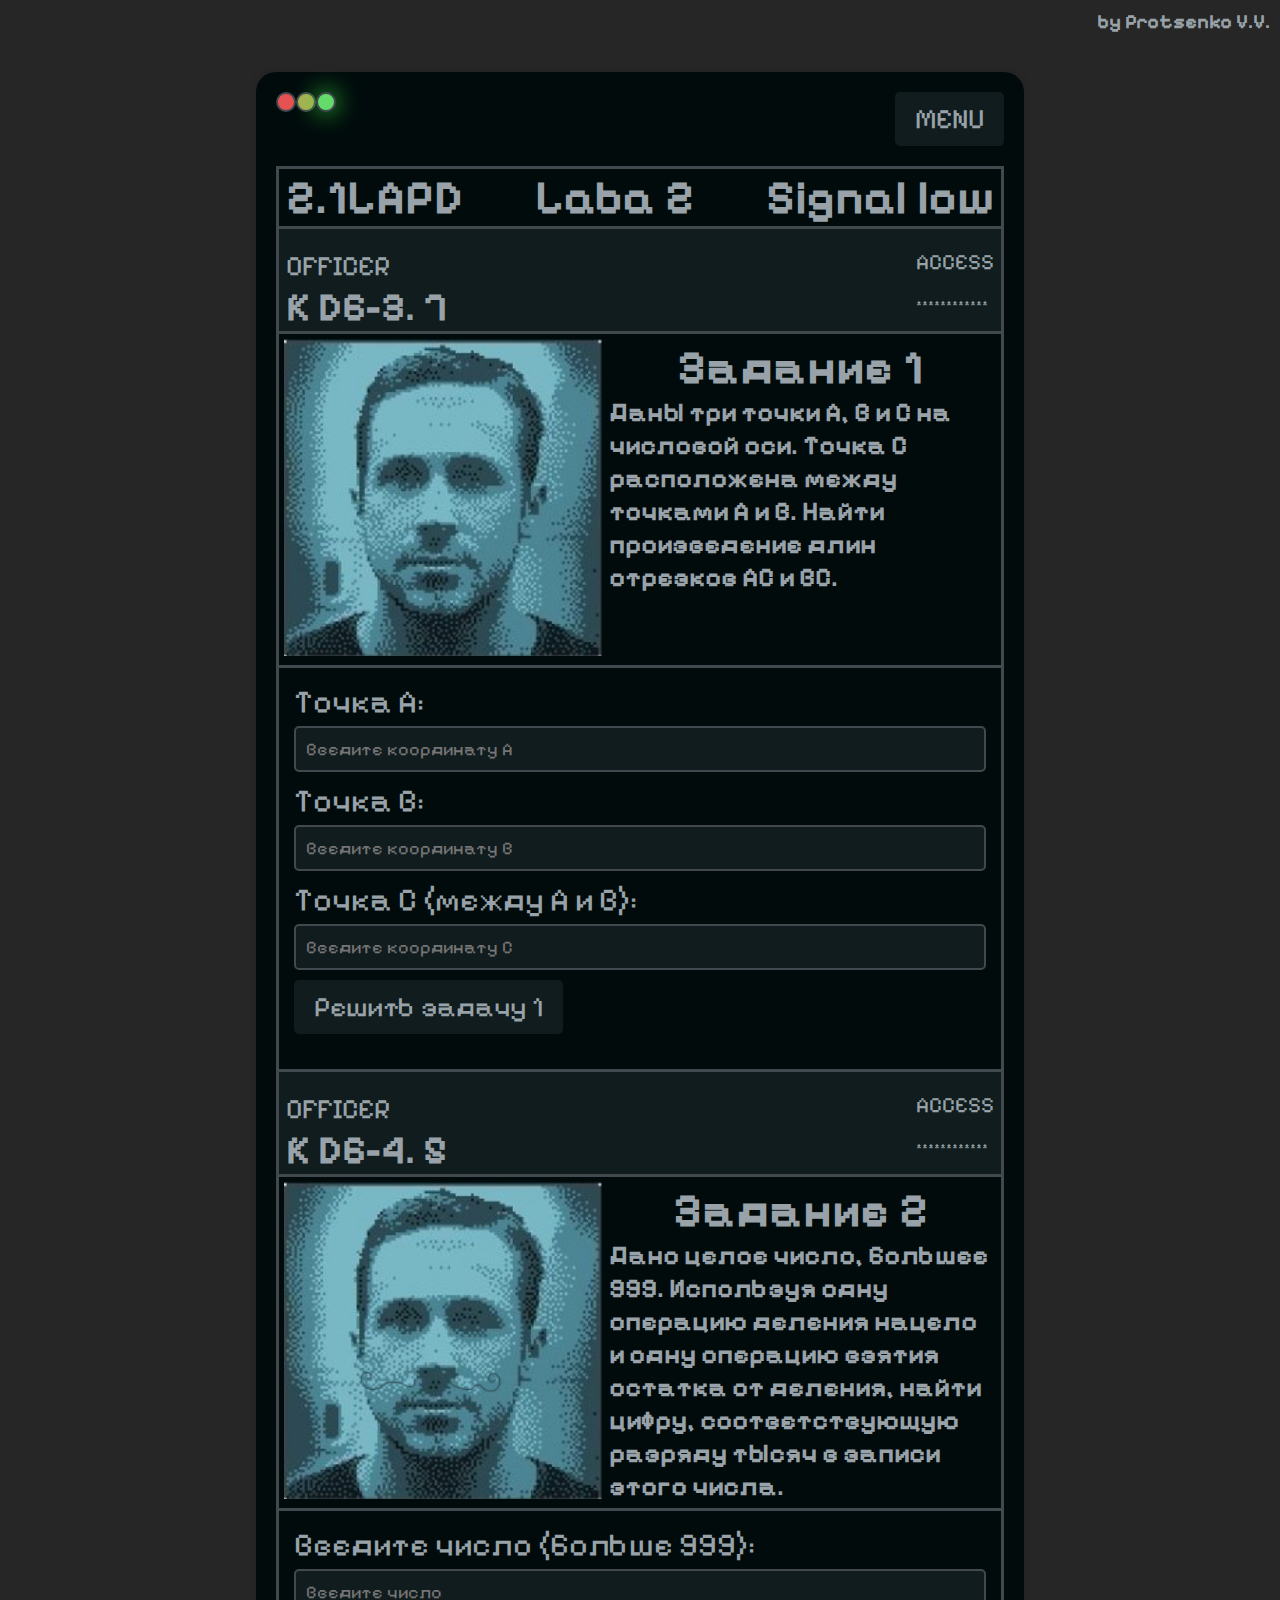
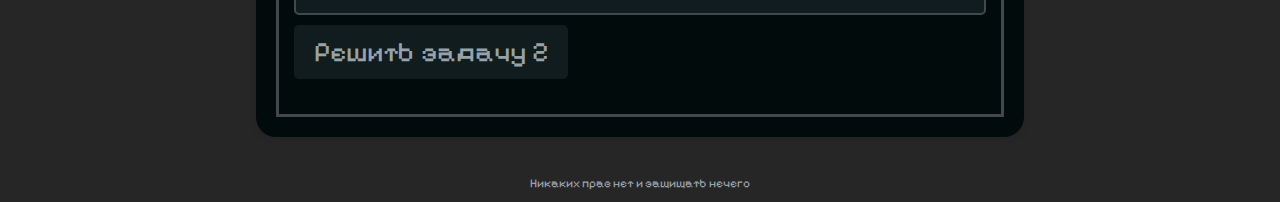
<file: index.html>
<!DOCTYPE html>
<html lang="ru">
<head>
    <meta charset="UTF-8">
    <meta name="viewport" content="width=device-width, initial-scale=1.0">
    <title>Laba 2</title>
    <link rel="stylesheet" href="./styles/style.css">
    <link rel="preconnect" href="https://fonts.googleapis.com">
    <link rel="preconnect" href="https://fonts.gstatic.com" crossorigin>
    <link href="https://fonts.googleapis.com/css2?family=Pixelify+Sans:wght@400..700&family=Playfair+Display+SC:ital,wght@0,400;0,700;0,900;1,400;1,700;1,900&display=swap" rel="stylesheet">
</head>

<header>
  <h1>by Protsenko V.V.</h1>
</header>

<body>
    <div class="container">
      <div class="menu">
        <div class="indicator">
          <div class="circle1"></div>
          <div class="circle2"></div>
          <div class="circle3"></div>
        </div>
        <div class="links">
          <div class="burger" onclick="Burger()">MENU</div>
        </div>
      </div>
      <div class="burger_menu" id="burger_menu">
        <div class="burger_content">
          <a class="burger_link" href="./pages/lbthrd.html">Лабораторная №3</a>
          <a class="burger_link" href="./pages/lbfour.html">Лабораторная №4</a>
          <a class="burger_link" href="./pages/lbfive.html">Лабораторная №5</a>
          <a class="burger_link" href="./pages/lbsix.html">Лабораторная №6</a>
        </div>
      </div>
        <div class="title">
          <h1>2.1LAPD</h1>
          <h1>Laba 2</h1>
          <h1>Signal low</h1>
        </div>

        <div class="officer">
          <div class="leftoff">
            <p>OFFICER</p>
            <h1>K D6-3. 7</h1>
          </div>
          <div class="rightoff">
            <p>ACCESS</p>
            <P>************</P>
          </div>
        </div>

        <div class="task">
          <div class="taskleft">
            <img alt="Гослинг с усами" src="./images/ryan.jpg"/>
          </div>
          <div class="taskright">
            <h1>Задание 1</h1>
            <h2>Даны три точки A, B и C на числовой оси. Точка С расположена между точками A и B. Найти произведение длин отрезков AC и BC.</h2>
          </div>
        </div>

        <div class="under">
          <label for="a">Точка A:</label>
          <input type="number" id="a" placeholder="Введите координату A">
          <label for="b">Точка B:</label>
          <input type="number" id="b" placeholder="Введите координату B">
          <label for="c">Точка C (между A и B):</label>
          <input type="number" id="c" placeholder="Введите координату C">
          <button onclick="solveTask1()">Решить задачу 1</button>
          <p id="result1"></p>
        </div>

        <div class="officer">
          <div class="leftoff">
            <p>OFFICER</p>
            <h1>K D6-4. 5</h1>
          </div>
          <div class="rightoff">
            <p>ACCESS</p>
            <P>************</P>
          </div>
        </div>

        <div class="task">
          <div class="taskleft">
            <img alt="Гослинг с усами" src="./images/officer.jpg"/>
          </div>
          <div class="taskright">
            <h1>Задание 2</h1>
            <h2>Дано целое число, большее 999. Используя одну операцию деления нацело и одну операцию взятия остатка от деления, найти цифру, соответствующую разряду тысяч в записи этого числа.</h2>
          </div>
        </div>

        <div class="under">
          <label for="number">Введите число (больше 999):</label>
          <input type="number" id="number" placeholder="Введите число">
          <button onclick="solveTask2()">Решить задачу 2</button>
          <p id="result2"></p>
        </div>
    </div>

    <script src="./script/script.js"></script>
</body>

<footer>
  <p>Никаких прав нет и защищать нечего</p>
</footer>

</html>
</file>
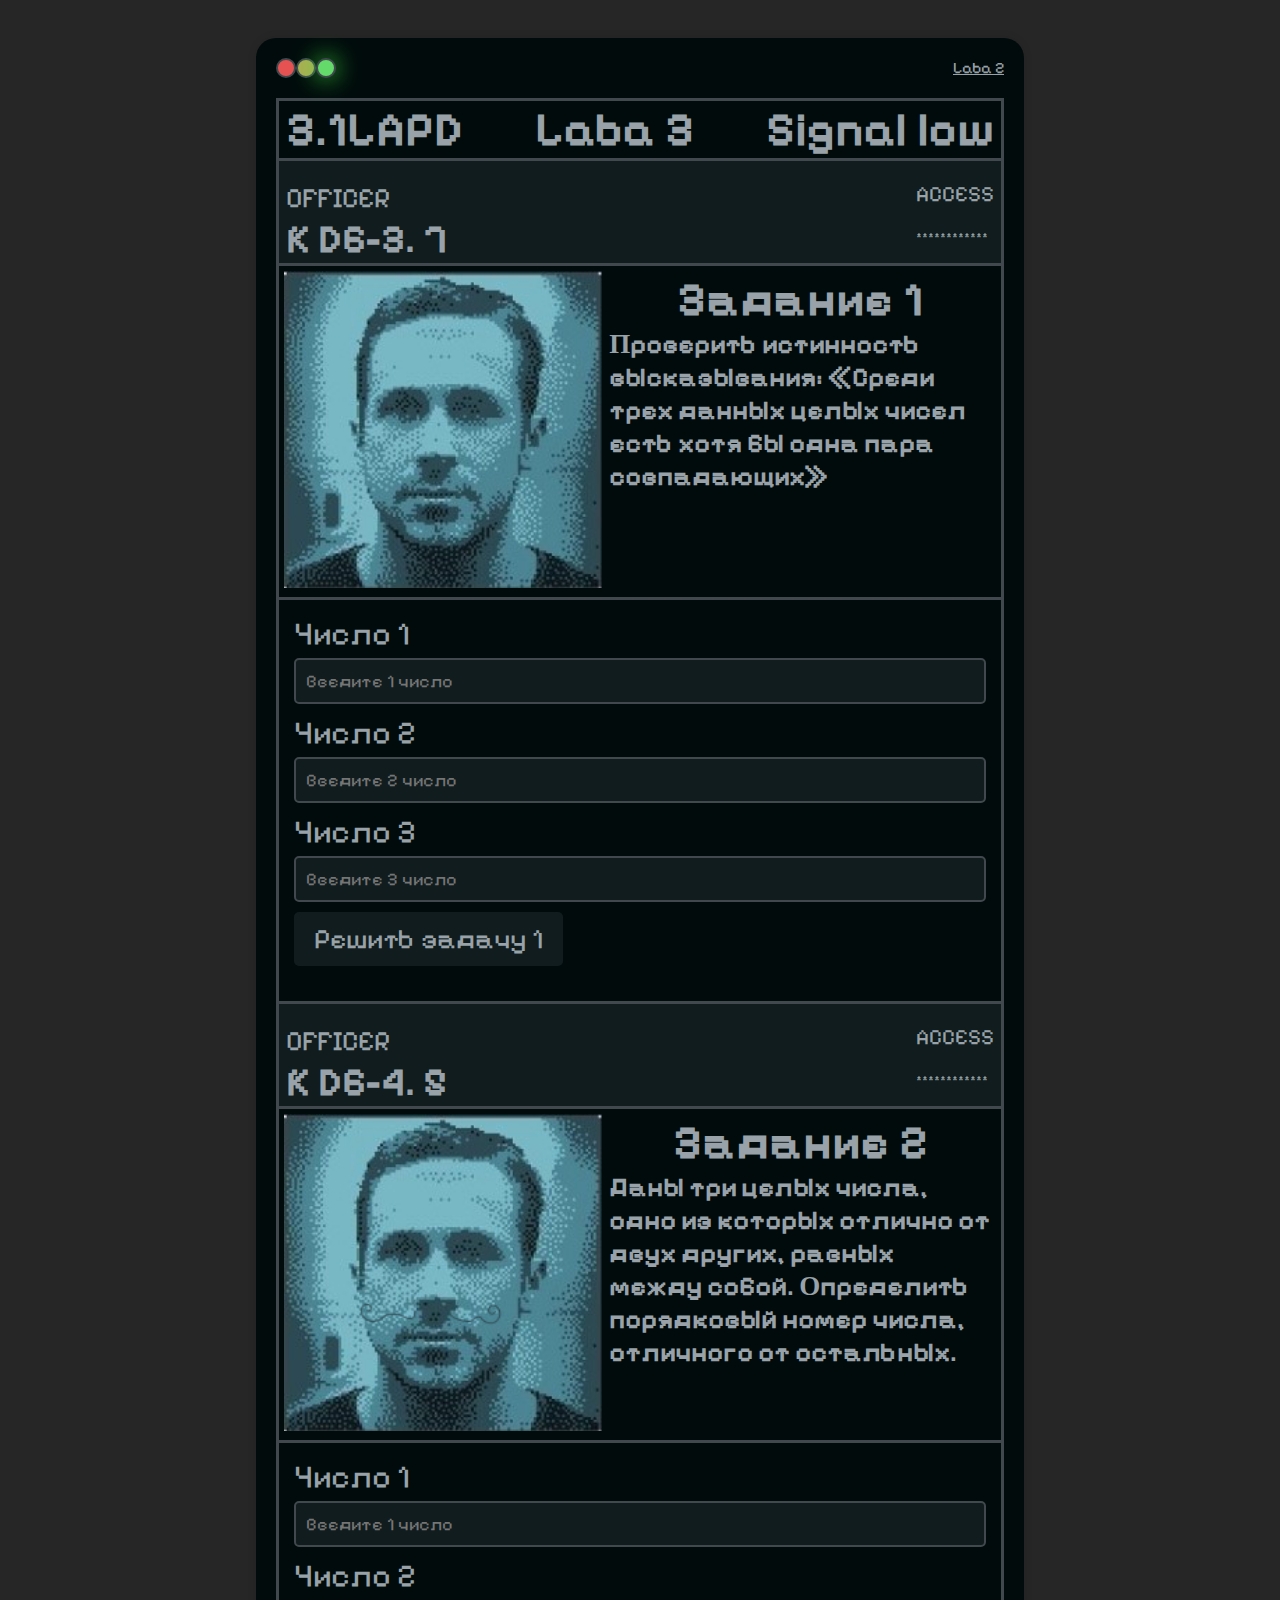
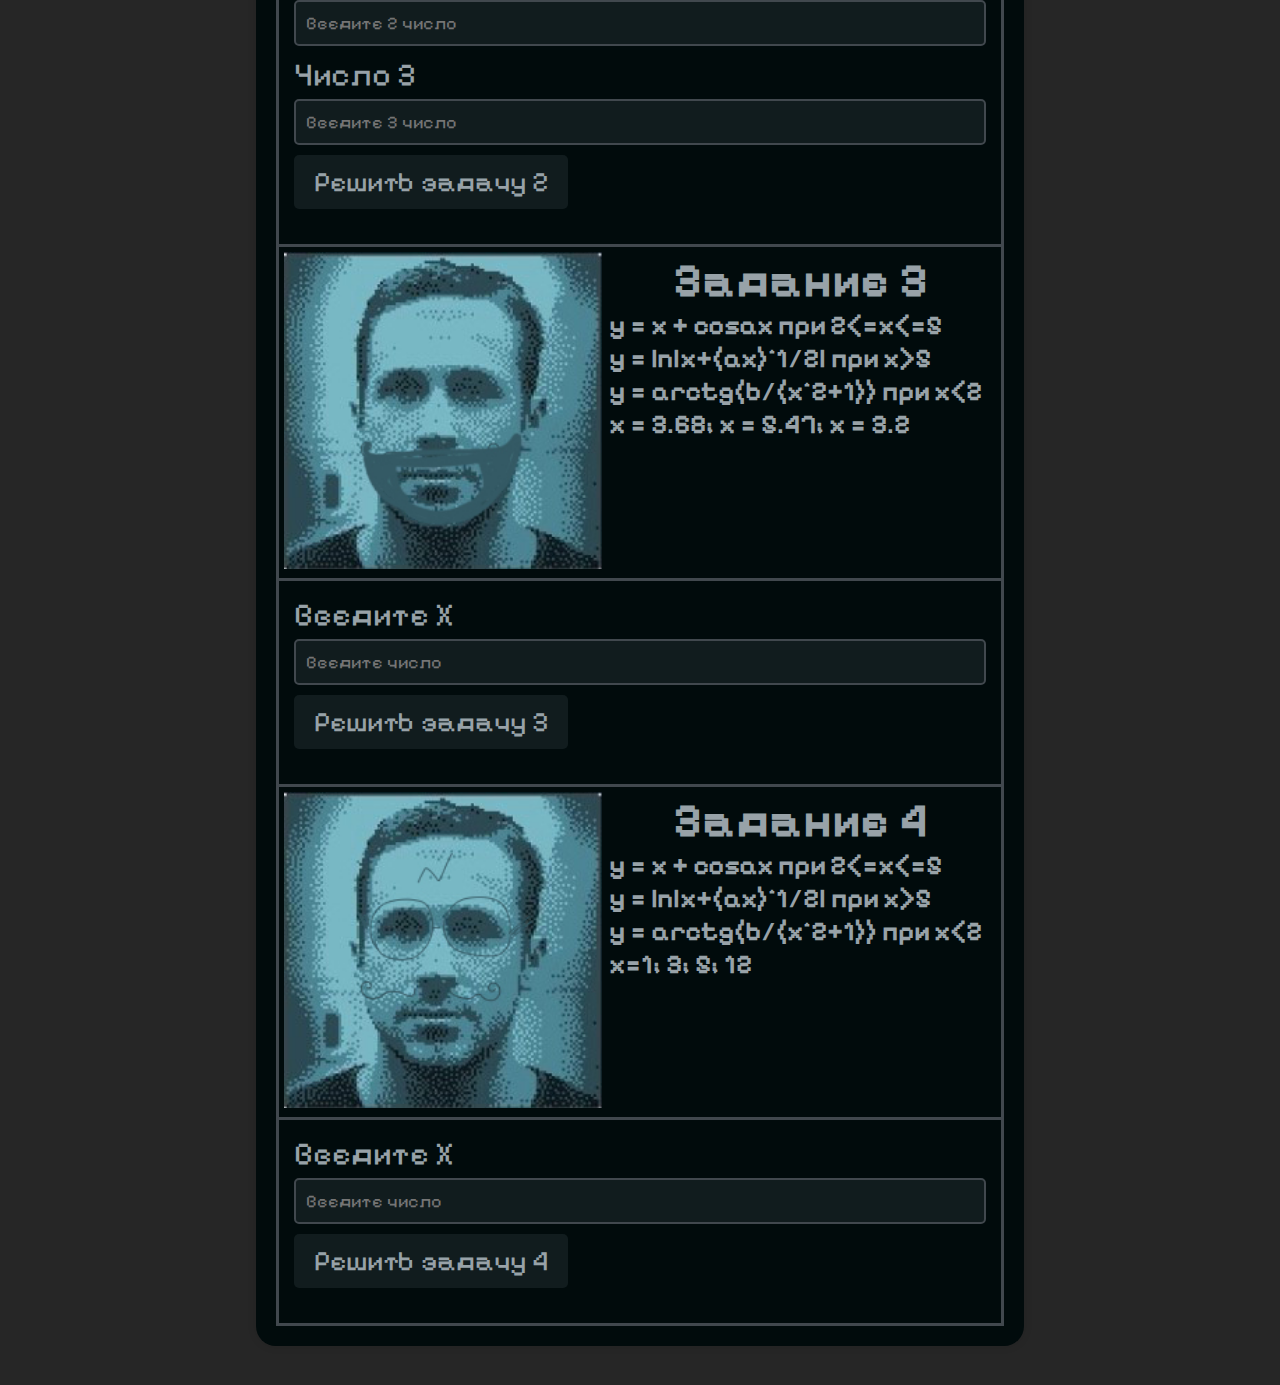
<file: lbthrd.html>
<!DOCTYPE html>
<html lang="ru">
<head>
    <meta charset="UTF-8">
    <meta name="viewport" content="width=device-width, initial-scale=1.0">
    <title>Laba 3</title>
    <link rel="stylesheet" href="./styles/style.css">
    <link rel="preconnect" href="https://fonts.googleapis.com">
    <link rel="preconnect" href="https://fonts.gstatic.com" crossorigin>
    <link href="https://fonts.googleapis.com/css2?family=Pixelify+Sans:wght@400..700&family=Playfair+Display+SC:ital,wght@0,400;0,700;0,900;1,400;1,700;1,900&display=swap" rel="stylesheet">
</head>
<body>
    <div class="container">
        <div class="menu">
          <div class="indicator">
            <div class="circle1"></div>
            <div class="circle2"></div>
            <div class="circle3"></div>
          </div>
          <div class="links">
            <a href="index.html">Laba 2</a>
          </div>
        </div>
        <div class="title">
          <h1>3.1LAPD</h1>
          <h1>Laba 3</h1>
          <h1>Signal low</h1>
        </div>

        <div class="officer">
          <div class="leftoff">
            <p>OFFICER</p>
            <h1>K D6-3. 7</h1>
          </div>
          <div class="rightoff">
            <p>ACCESS</p>
            <P>************</P>
          </div>
        </div>

        <div class="task">
          <div class="taskleft">
            <img alt="Гослинг с усами" src="./images/ryan.jpg"/>
          </div>
          <div class="taskright">
            <h1>Задание 1</h1>
            <h2>Проверить истинность высказывания: «Среди трех данных целых чисел есть хотя бы одна пара совпадающих»</h2>
          </div>
        </div>

        <div class="under">
          <label for="a">Число 1</label>
          <input type="number" id="ch1" placeholder="Введите 1 число">
          <label for="b">Число 2</label>
          <input type="number" id="ch2" placeholder="Введите 2 число">
          <label for="c">Число 3</label>
          <input type="number" id="ch3" placeholder="Введите 3 число">
          <button onclick="solveTask3_1()">Решить задачу 1</button>
          <p id="result3_1"></p>
        </div>

        <div class="officer">
          <div class="leftoff">
            <p>OFFICER</p>
            <h1>K D6-4. 5</h1>
          </div>
          <div class="rightoff">
            <p>ACCESS</p>
            <P>************</P>
          </div>
        </div>

        <div class="task">
          <div class="taskleft">
            <img alt="Гослинг с усами" src="./images/officer.jpg"/>
          </div>
          <div class="taskright">
            <h1>Задание 2</h1>
            <h2>Даны три целых числа, одно из которых отлично от двух других,
                равных между собой. Определить порядковый номер числа, отличного от
                остальных.</h2>
          </div>
        </div>

        <div class="under">
            <label for="a">Число 1</label>
            <input type="number" id="ch1_2" placeholder="Введите 1 число">
            <label for="b">Число 2</label>
            <input type="number" id="ch2_2" placeholder="Введите 2 число">
            <label for="c">Число 3</label>
            <input type="number" id="ch3_2" placeholder="Введите 3 число">
            <button onclick="solveTask3_2()">Решить задачу 2</button>
            <p id="result3_2"></p>
        </div>

        <div class="task">
            <div class="taskleft">
              <img alt="Гослинг с усами" src="./images/officer2.jpg"/>
            </div>
            <div class="taskright">
              <h1>Задание 3</h1>
              <h2>y = x + cosax при 2<=x<=5</h2>
              <h2>y = ln|x+(ax)^1/2| при x>5</h2>
              <h2>y = arctg(b/(x^2+1)) при x<2 </h2>
              <h2>x = 3.68; x = 5.47; x = 3.2 </h2>
            </div>
          </div>
  
          <div class="under">
            <label for="number">Введите Х</label>
            <input type="number" id="X_3" placeholder="Введите число">
            <button onclick="solveTask3_3()">Решить задачу 3</button>
            <p id="result3_3"></p>
          </div>

          <div class="task">
            <div class="taskleft">
              <img alt="Гослинг с усами" src="./images/officer3.jpg"/>
            </div>
            <div class="taskright">
              <h1>Задание 4</h1>
              <h2>y = x + cosax при 2<=x<=5</h2>
              <h2>y = ln|x+(ax)^1/2| при x>5</h2>
              <h2>y = arctg(b/(x^2+1)) при x<2 </h2>
              <h2>x=1; 3; 5; 12 </h2>
            </div>
          </div>
  
          <div class="under">
            <label for="number">Введите Х</label>
            <input type="number" id="X_4" placeholder="Введите число">
            <button onclick="solveTask3_4()">Решить задачу 4</button>
            <p id="result3_4"></p>
          </div>
    </div>

    <script src="./script/script.js"></script>
</body>
</html>
</file>
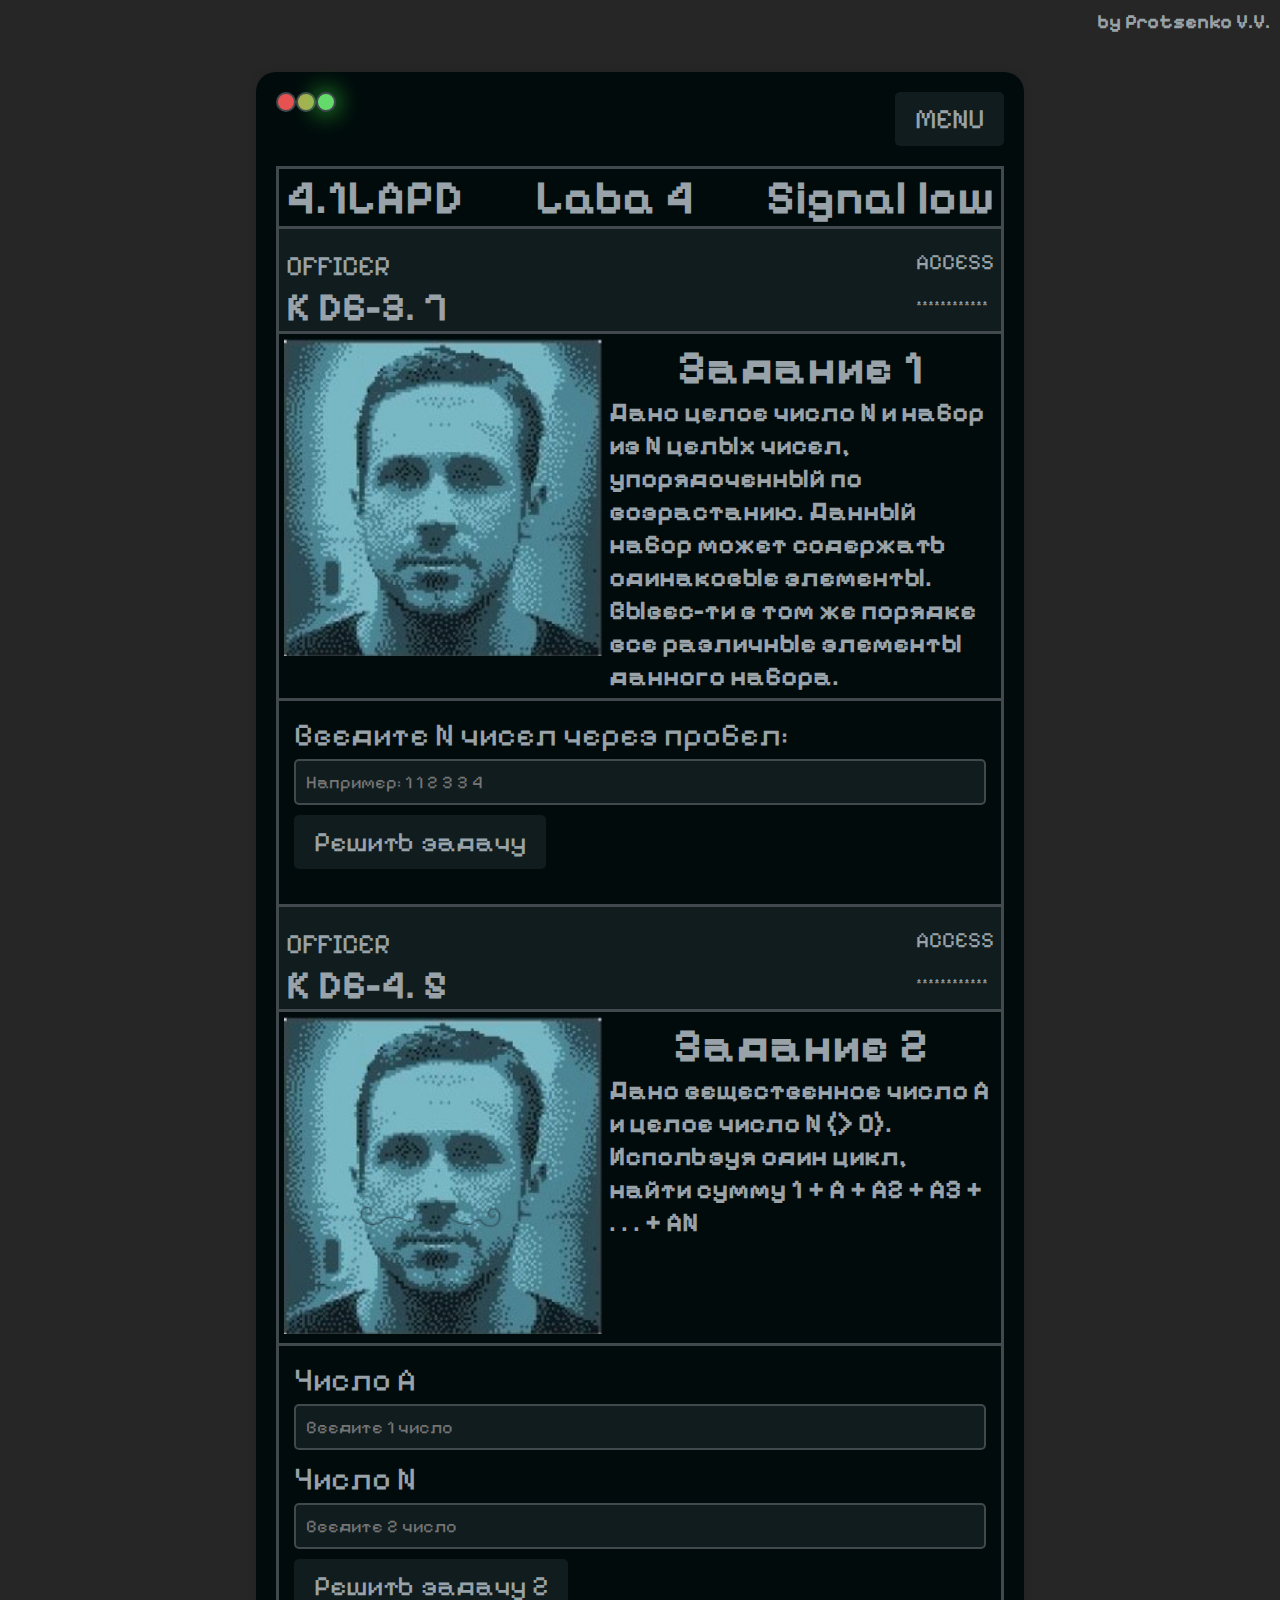
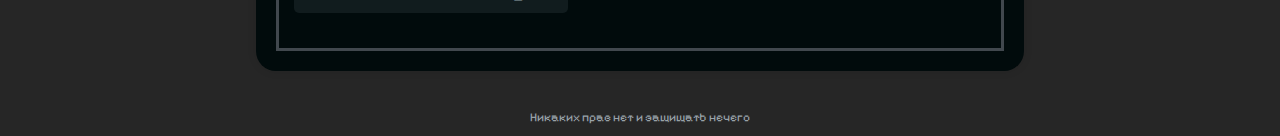
<file: pages/lbfour.html>
<!DOCTYPE html>
<html lang="ru">
<head>
    <meta charset="UTF-8">
    <meta name="viewport" content="width=device-width, initial-scale=1.0">
    <title>Laba 3</title>
    <link rel="stylesheet" href="../styles/style.css">
    <link rel="preconnect" href="https://fonts.googleapis.com">
    <link rel="preconnect" href="https://fonts.gstatic.com" crossorigin>
    <link href="https://fonts.googleapis.com/css2?family=Pixelify+Sans:wght@400..700&family=Playfair+Display+SC:ital,wght@0,400;0,700;0,900;1,400;1,700;1,900&display=swap" rel="stylesheet">
</head>

<header>
  <h1>by Protsenko V.V.</h1>
</header>

<body>
    <div class="container">
        <div class="menu">
          <div class="indicator">
            <div class="circle1"></div>
            <div class="circle2"></div>
            <div class="circle3"></div>
          </div>
          <div class="links">
            <div class="burger" onclick="Burger()">MENU</div>
          </div>
        </div>
        <div class="burger_menu" id="burger_menu">
          <div class="burger_content">
            <a class="burger_link" href="../index.html">Лабораторная №2</a>
            <a class="burger_link" href="./lbthrd.html">Лабораторная №3</a>
            <a class="burger_link" href="./lbfive.html">Лабораторная №5</a>
            <a class="burger_link" href="./lbsix.html">Лабораторная №6</a>
          </div>
        </div>
        <div class="title">
          <h1>4.1LAPD</h1>
          <h1>Laba 4</h1>
          <h1>Signal low</h1>
        </div>

        <div class="officer">
          <div class="leftoff">
            <p>OFFICER</p>
            <h1>K D6-3. 7</h1>
          </div>
          <div class="rightoff">
            <p>ACCESS</p>
            <P>************</P>
          </div>
        </div>

        <div class="task">
          <div class="taskleft">
            <img alt="Гослинг с усами" src="../images/ryan.jpg"/>
          </div>
          <div class="taskright">
            <h1>Задание 1</h1>
            <h2>Дано целое число N  и набор из N  целых чисел, упорядоченный по возрастанию. Данный набор может содержать одинаковые элементы. Вывес-ти в том же порядке все различные элементы данного набора.</h2>
          </div>
        </div>

        <div class="under">
            <label for="numbers">Введите N чисел через пробел:</label>
            <input type="text" id="numbers" placeholder="Например: 1 1 2 3 3 4">
            <button onclick="solveTask4_1()">Решить задачу</button>
            <p id="result4_1"></p>
        </div>

        <div class="officer">
          <div class="leftoff">
            <p>OFFICER</p>
            <h1>K D6-4. 5</h1>
          </div>
          <div class="rightoff">
            <p>ACCESS</p>
            <P>************</P>
          </div>
        </div>

        <div class="task">
          <div class="taskleft">
            <img alt="Гослинг с усами" src="../images/officer.jpg"/>
          </div>
          <div class="taskright">
            <h1>Задание 2</h1>
            <h2>Дано  вещественное    число  A  и  целое  число  N    (>  0).  Используя  один цикл, найти сумму 1 + A + A2 + A3 + . . . + AN </h2>
          </div>
        </div>

        <div class="under">
            <label for="a">Число A</label>
            <input type="number" id="A4" placeholder="Введите 1 число">
            <label for="b">Число N</label>
            <input type="number" id="N4" placeholder="Введите 2 число">
            <button onclick="solveTask4_2()">Решить задачу 2</button>
            <p id="result4_2"></p>
        </div>

    </div> 
    <script src="../script/script.js"></script>
</body>

<footer>
    <p>Никаких прав нет и защищать нечего</p>
</footer>

</html>
</file>
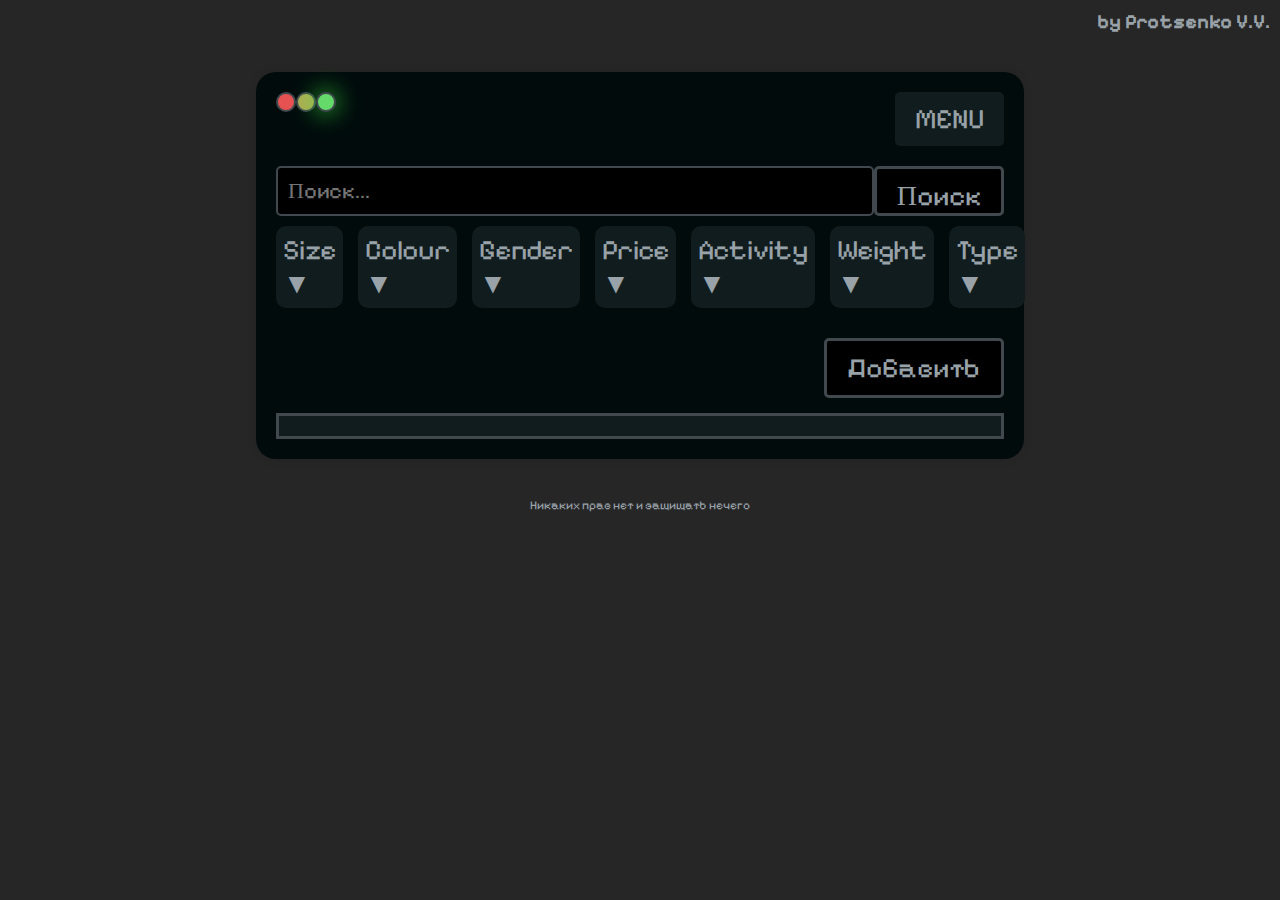
<file: pages/lbsix.html>
<!DOCTYPE html>
<html lang="ru">
<head>
    <meta charset="UTF-8">
    <meta name="viewport" content="width=device-width, initial-scale=1.0">
    <title>Laba 6</title>
    <link rel="stylesheet" href="../styles/style.css">
    <link rel="preconnect" href="https://fonts.googleapis.com">
    <link rel="preconnect" href="https://fonts.gstatic.com" crossorigin>
    <link href="https://fonts.googleapis.com/css2?family=Pixelify+Sans:wght@400..700&family=Playfair+Display+SC:ital,wght@0,400;0,700;0,900;1,400;1,700;1,900&display=swap" rel="stylesheet">
</head>

<header>
  <h1>by Protsenko V.V.</h1>
</header>

<body>
    <div class="container" id="container">
        <div class="menu">
          <div class="indicator">
            <div class="circle1"></div>
            <div class="circle2"></div>
            <div class="circle3"></div>
          </div>
          <div class="links">
            <div class="burger" onclick="Burger()">MENU</div>
          </div>
        </div>
        <div class="burger_menu" id="burger_menu">
          <div class="burger_content">
            <a class="burger_link" href="../index.html">Лабораторная №2</a>
            <a class="burger_link" href="./lbthrd.html">Лабораторная №3</a>
            <a class="burger_link" href="./lbfour.html">Лабораторная №4</a>
            <a class="burger_link" href="./lbfive.html">Лабораторная №5</a>
          </div>
        </div>
        <div class="findProduct">
            <input type="text" id="search-input" placeholder="Поиск...">
            <button id="search-button">Поиск</button>
        </div>
        <div class="filter">
          <p>Filters ▼</p>
        </div>
        <div class="batoni">
          <p class="pbatoni">Size ▼</p>
          <p class="pbatoni">Colour ▼</p>
          <p class="pbatoni">Gender ▼</p>
          <p class="pbatoni">Price ▼</p>
          <p class="pbatoni">Activity ▼</p>
          <p class="pbatoni">Weight ▼</p>
          <p class="pbatoni">Type ▼</p>
        </div>
        <div class="proco">
            <p id="product-count"></p>
        </div>
        <div class="addProduct">
          <button onclick="OpenAdd()">Добавить</button>
        </div>
        <div id="products-container"></div>
        <div id="products-info">
          <button id="productsClose" onclick="CloseInfo()">☓</button>
        </div>
        <div id="addProductForm">
          <button id="productsClose" onclick="CloseAdd()">☓</button>
          <input id="newProductTitle" type="text" placeholder="Название товара" required>
          <input id="newProductDescription" type="text" placeholder="Описание товара" required>
          <input id="newProductPrice" type="number" placeholder="Цена товара" required>
          <button id="addProductButton">Добавить товар</button>
        </div>

    </div> 

    <script src="../script/scriptlab6-7.js"></script>
</body>

<footer>
    <p>Никаких прав нет и защищать нечего</p>
</footer>

</html>
</file>
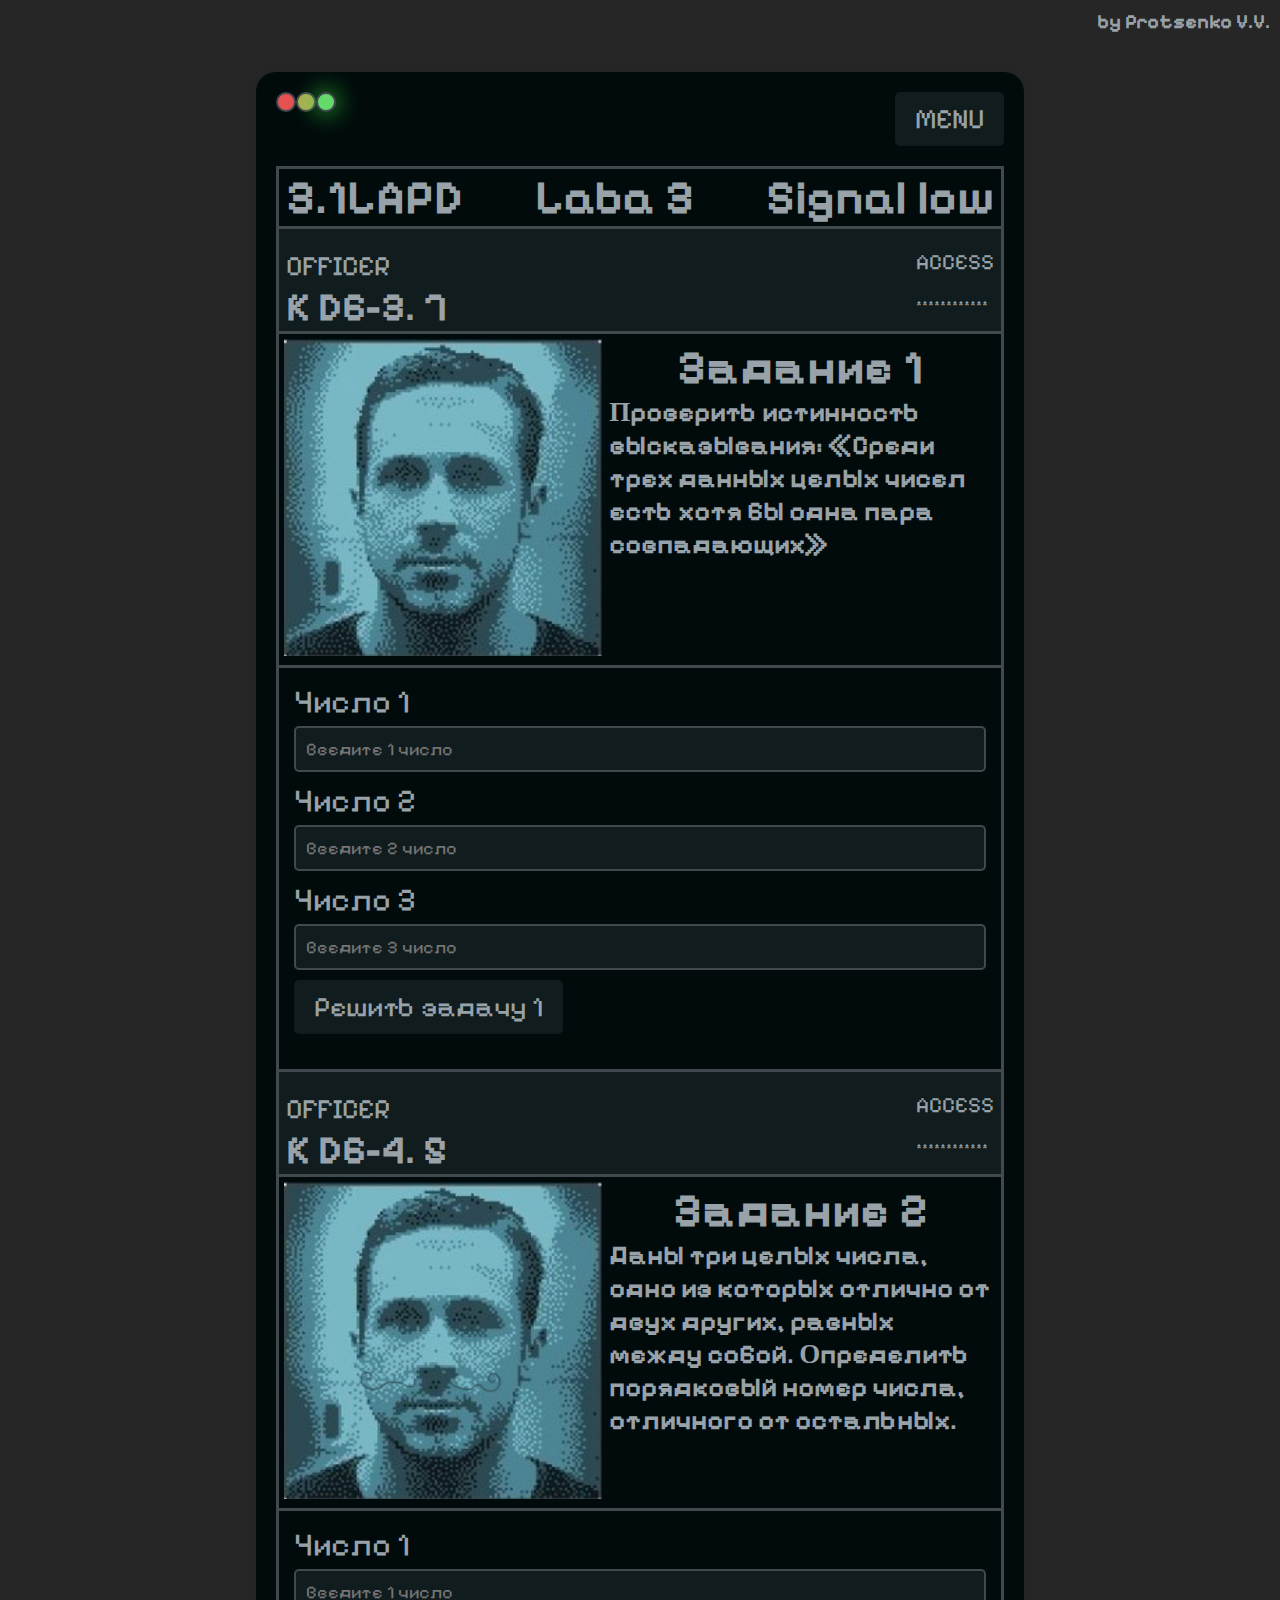
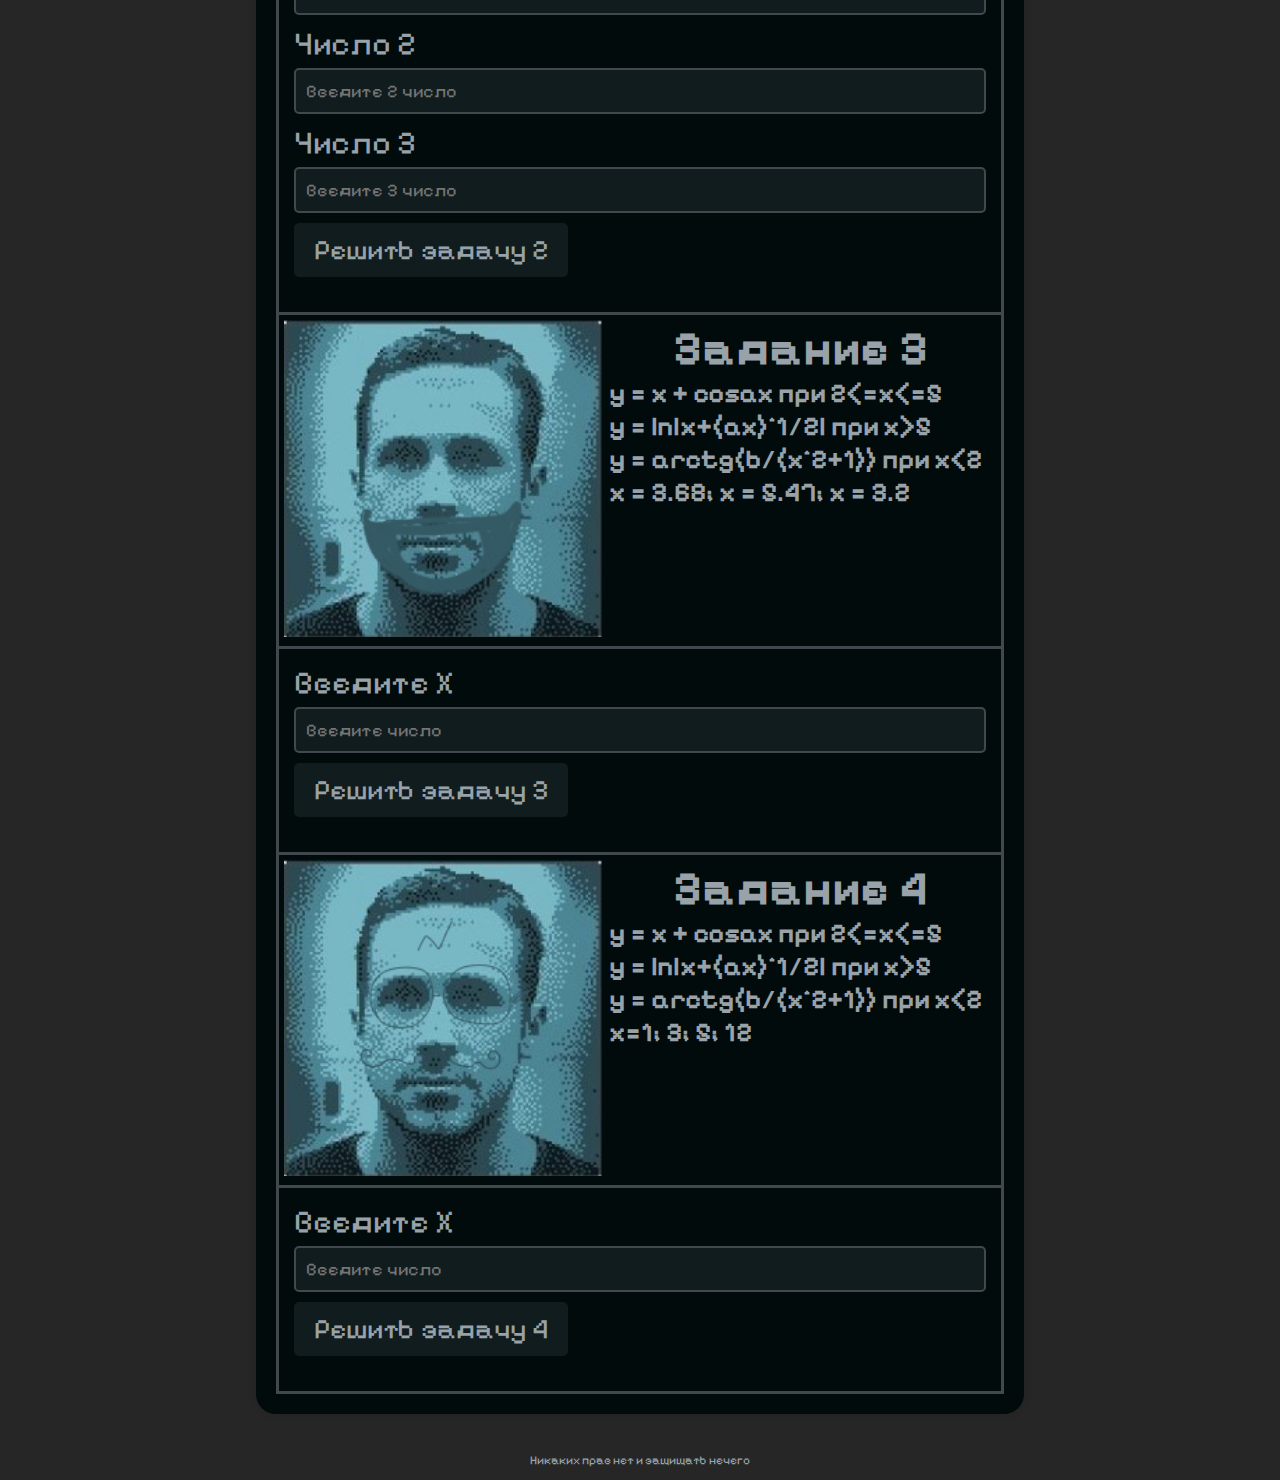
<file: pages/lbthrd.html>
<!DOCTYPE html>
<html lang="ru">
<head>
    <meta charset="UTF-8">
    <meta name="viewport" content="width=device-width, initial-scale=1.0">
    <title>Laba 3</title>
    <link rel="stylesheet" href="../styles/style.css">
    <link rel="preconnect" href="https://fonts.googleapis.com">
    <link rel="preconnect" href="https://fonts.gstatic.com" crossorigin>
    <link href="https://fonts.googleapis.com/css2?family=Pixelify+Sans:wght@400..700&family=Playfair+Display+SC:ital,wght@0,400;0,700;0,900;1,400;1,700;1,900&display=swap" rel="stylesheet">
</head>

<header>
  <h1>by Protsenko V.V.</h1>
</header>

<body>
    <div class="container">
        <div class="menu">
          <div class="indicator">
            <div class="circle1"></div>
            <div class="circle2"></div>
            <div class="circle3"></div>
          </div>
          <div class="links">
            <div class="burger" onclick="Burger()">MENU</div>
          </div>
        </div>
        <div class="burger_menu" id="burger_menu">
          <div class="burger_content">
            <a class="burger_link" href="../index.html">Лабораторная №2</a>
            <a class="burger_link" href="./lbfour.html">Лабораторная №4</a>
            <a class="burger_link" href="./lbfive.html">Лабораторная №5</a>
            <a class="burger_link" href="./lbsix.html">Лабораторная №6</a>
          </div>
        </div>
        <div class="title">
          <h1>3.1LAPD</h1>
          <h1>Laba 3</h1>
          <h1>Signal low</h1>
        </div>

        <div class="officer">
          <div class="leftoff">
            <p>OFFICER</p>
            <h1>K D6-3. 7</h1>
          </div>
          <div class="rightoff">
            <p>ACCESS</p>
            <P>************</P>
          </div>
        </div>

        <div class="task">
          <div class="taskleft">
            <img alt="Гослинг с усами" src="../images/ryan.jpg"/>
          </div>
          <div class="taskright">
            <h1>Задание 1</h1>
            <h2>Проверить истинность высказывания: «Среди трех данных целых чисел есть хотя бы одна пара совпадающих»</h2>
          </div>
        </div>

        <div class="under">
          <label for="a">Число 1</label>
          <input type="number" id="ch1" placeholder="Введите 1 число">
          <label for="b">Число 2</label>
          <input type="number" id="ch2" placeholder="Введите 2 число">
          <label for="c">Число 3</label>
          <input type="number" id="ch3" placeholder="Введите 3 число">
          <button onclick="solveTask3_1()">Решить задачу 1</button>
          <p id="result3_1"></p>
        </div>

        <div class="officer">
          <div class="leftoff">
            <p>OFFICER</p>
            <h1>K D6-4. 5</h1>
          </div>
          <div class="rightoff">
            <p>ACCESS</p>
            <P>************</P>
          </div>
        </div>

        <div class="task">
          <div class="taskleft">
            <img alt="Гослинг с усами" src="../images/officer.jpg"/>
          </div>
          <div class="taskright">
            <h1>Задание 2</h1>
            <h2>Даны три целых числа, одно из которых отлично от двух других,
                равных между собой. Определить порядковый номер числа, отличного от
                остальных.</h2>
          </div>
        </div>

        <div class="under">
            <label for="a">Число 1</label>
            <input type="number" id="ch1_2" placeholder="Введите 1 число">
            <label for="b">Число 2</label>
            <input type="number" id="ch2_2" placeholder="Введите 2 число">
            <label for="c">Число 3</label>
            <input type="number" id="ch3_2" placeholder="Введите 3 число">
            <button onclick="solveTask3_2()">Решить задачу 2</button>
            <p id="result3_2"></p>
        </div>

        <div class="task">
            <div class="taskleft">
              <img alt="Гослинг с усами" src="../images/officer2.jpg"/>
            </div>
            <div class="taskright">
              <h1>Задание 3</h1>
              <h2>y = x + cosax при 2<=x<=5</h2>
              <h2>y = ln|x+(ax)^1/2| при x>5</h2>
              <h2>y = arctg(b/(x^2+1)) при x<2 </h2>
              <h2>x = 3.68; x = 5.47; x = 3.2 </h2>
            </div>
          </div>
  
          <div class="under">
            <label for="number">Введите Х</label>
            <input type="number" id="X_3" placeholder="Введите число">
            <button onclick="solveTask3_3()">Решить задачу 3</button>
            <p id="result3_3"></p>
          </div>

          <div class="task">
            <div class="taskleft">
              <img alt="Гослинг с усами" src="../images/officer3.jpg"/>
            </div>
            <div class="taskright">
              <h1>Задание 4</h1>
              <h2>y = x + cosax при 2<=x<=5</h2>
              <h2>y = ln|x+(ax)^1/2| при x>5</h2>
              <h2>y = arctg(b/(x^2+1)) при x<2 </h2>
              <h2>x=1; 3; 5; 12 </h2>
            </div>
          </div>
  
          <div class="under">
            <label for="number">Введите Х</label>
            <input type="number" id="X_4" placeholder="Введите число">
            <button onclick="solveTask3_4()">Решить задачу 4</button>
            <p id="result3_4"></p>
          </div>
    </div>

    <script src="../script/script.js"></script>
</body>

<footer>
  <p>Никаких прав нет и защищать нечего</p>
</footer>

</html>
</file>
<file: styles/style.css>
* {
    margin: 0;
    padding: 0;
    box-sizing: border-box;
    font-family: "Pixelify Sans", serif;
    font-optical-sizing: auto;
    font-style: normal;
    color: #98A2A8;
}

header{
    text-align:right;
    margin: 10px 10px 0 0;
    font-size: 10px;
}

body {
    font-family: Arial, sans-serif;
    background-color: #262626;
    color: #333;
}

footer{
    text-align: center;
    margin-left: 10%;
    width: 80%;
    margin-bottom: 1%;
    p{
        font-size: 12px;
    }
}

.menu{
    display: flex;
    flex-direction: row;
    justify-content: space-between;
    margin-bottom: 20px;
    .burger{
        text-decoration: none;
        font-size: 24px; 
        padding: 10px 20px;
        border-color: red;
        background-color: #111C1E;
        font-size: 28px;
        border-radius: 5px;
        cursor: pointer;
        
    }
    .indicator{
        display: flex;
        justify-content: space-between;
    }
    .circle1, .circle2, .circle3{
        width: 20px;
        height: 20px;
        border-radius: 50%;
        border: 2px solid #41484E;
    }
    .circle1{
        background: #e65252;
    }
    .circle2{
        background: #dbdd68c7;
    }
    .circle3{
        background: #64da6a;
        box-shadow:0 0 25px #3eec3e;
    }
}

.burger_menu{
    display: none;
    position: absolute;
    right: 21.1%;
    z-index: 5;
    border: solid #41484E;
    background-color: #111C1E;
    width: 300px;
    text-align: right;
    .burger_content{
        display: flex;
        flex-direction: column;
    }
    a{
        text-decoration: none;
        font-size: 22px;
        margin: 10px 15px 10px 0;
    }
}    

.container {
    width: 60%;
    margin: 0 auto;
    padding: 20px;
    background-color: white;
    border-radius: 20px;
    box-shadow: 0 0 10px rgba(0, 0, 0, 0.1);
    margin-top: 3%;
    margin-bottom: 3%;
    background-color: #010B0C;
}

.title{
    display: flex;
    width: 100%;
    justify-content: space-between;
    border: solid #41484E;
    font-size: 24px;
    padding: 0 1% 0 1%;
}

.officer{
    display: flex;
    border: solid #41484E;
    background-color: #111C1E;
    justify-content: space-between;
    border-top:none;
    .leftoff{
        margin-left: 1%;
        font-size: 20px;
    }
    .rightoff{
        margin-right: 1%;
        p{
            font-size: 22px;
        }

    }
}

.task {
    display: flex;
    width: 100%;
    border: solid #41484E;
    border-top:none;
    justify-content: space-between;
    padding: 5px 10px 5px 5px;
    .taskleft{
        width: 45%;
        img{
            width: 100%;
        }
    }
    .taskright{
        font-size: 24px;
        width: 54%;
        h1{
            text-align: center;
        }
        h2{
            font-size: 27px;
        }
    }
}

.under{
    padding: 15px 15px 15px 15px;
    border: solid #41484E;
    border-top:none;
    font-size: 32px;
}

label {
    display: block;
    margin-bottom: 5px;
}

input {
    width: 100%;
    padding: 10px;
    margin-bottom: 10px;
    border-radius: 5px;
    border: 2px solid #41484E;
    font-size: 18px;
    background-color: #111C1E;
}

button {
    padding: 10px 20px;
    background-color: #111C1E;
    font-size: 28px;
    color: #98A2A8;
    border: none;
    border-radius: 5px;
    cursor: pointer;
}

p {
    margin-top: 20px;
    font-size: 28px;
    color: #98A2A8;
}

.display{
    background-color: black;
    width: 100%;
    height: 500px;
    border: solid #41484E;
    border-top:none;
    text-align: center;
    button {
        background: none;
        font-size: 72px;
        margin-top: 170px;

    }
}

.gameZone{
    width: 100%;
    height: 100%;
    background-color: #010B0C;
    position: absolute;
    z-index: 5;
    top:0px;
    display: none;
    .screen{
        width: 80%;
        margin: 0 auto;
        height: 70%;
        background-color: #262626;
        display: flex;
        justify-content: center;
        img{
            margin-top: 5%;
            width: auto;
            max-height: 80%;
        }
        #characterImage, #backgroundImage{
            display: none;
        }
    }
    .textField {
        width: 100%;
        height: 30%;
        background-color: #111C1E;
        padding: 5px 5% 20px 5%;
        margin-bottom: 20px;
        color: #98A2A8;
        display: flex;
        justify-content: space-between;
        border-radius: 10px;
        flex-direction: column;
        p{  
            color: #98A2A8;
        }
        #rules{
            display: none;
            margin: 0;
            padding: 0;
        }
        #arrowBtn{
            width: 100px;
            font-size: 20px;
            height: 50px;
            margin-left: 98%;
            border: 2px solid;
        }
        .choices{
            display: flex;
            justify-content: space-between;
            #choice1, #choice2{
                background-color: #394f53;
                display: none;
                width: 49%;
                margin: 0% auto;
            } 
        }
        .pass{
            display: flex;
            justify-content: space-between;
            #pwrd, #pwinp{
                display: none;
                width: 49%;
            }
        }
        .fight{
            display: flex;
            justify-content: space-between;
            button{
                margin-bottom: 20px;
                width: 32%;
                border: 2px solid;
            }
            .counter{
                display: flex;
                justify-content: space-between;
                margin-bottom: 70px;
            }
        }
    }
    #dialogue {
        word-wrap: break-word;
        overflow-wrap: break-word;
        width: 90%; 
        white-space: pre-wrap;
    }

    .choice-btn {
        margin-top: 10px;
    }

    #combatButton {
        display: none;
        width: 120px;
        margin: 0 auto;
        height: 120px;
        border-radius: 50%;
        background-color: #ff0000;
        color: black;
        font-size: 32px;
    }

}

#products-container {
    display: grid; 
    grid-template-columns: repeat(auto-fill, minmax(270px, 1fr)); 
    gap: 15px; 
    padding: 10px;
    border: solid #41484E;
    background-color: #111C1E;
}

.product-card {
    border: solid #41484E;
    padding: 1rem;
    border-radius: 5px;
    box-shadow: 0 2px 4px rgba(0, 0, 0, 0.1);
    text-align: center;
    background-color: #000000;
}

.product-image {
    max-width: 100%;
    height: auto;
    border-radius: 5px;
    margin-bottom: 0.5rem;
    background-color: #000000;
}

.findProduct{
    display: flex;
    #search-input{
        background-color: #000000;
        width: 100%;
        font-size: 22px;
        padding: 10px 0 10px 10px;
        margin-bottom: 0px;
    }
    #search-button{
        background-color: #000000;
        width: 20%;
        height: 50px;
        border: solid #41484E;
    }
}

.proco{
    background-color: #010B0C;
    margin-top: 0px;
    padding: 0px 0 10px 0px;
}

.batoni{
    display: flex;
    p{
        border-radius: 10px;
        padding: 7px;
        background-color: #111C1E;
        margin: 10px 15px 0px 0px;
    }
}
.filter{
    display: none;
}

.butInfo{
    margin-top: 10px;
}

.butInfo:hover{
    background-color: #1A2A2D;
}
#products-info {
    width: 60%; 
    background-color: #1a1a1a; 
    display: none; 
    position: fixed;
    top: 50%;
    left: 50%;
    transform: translate(-50%, -50%);
    padding: 20px;
    border-radius: 10px;
    z-index: 1000;
    padding: 100px 0 100px 0;
  }
  
  #productsClose {
    position: absolute;
    top: 10px;
    right: 10px;
    background-color: #1a1a1a;;
    color: #f5f5f5;
    border: none;
    font-size: 24px;
    cursor: pointer;
  }
  
  .productFlex {
    display: flex;
    gap: 20px;
  }
  
  .info-image-container {
    flex: 1;
    text-align: center;
  }
  
  .info-image {
    max-width: 100%; 
    border-radius: 10px;
    background-color: black;
    border: solid #41484E;
  }
  
  .info-details {
    flex: 2;
    display: flex;
    flex-direction: column;
    justify-content: center;
    gap: 10px;
  }
  
  .info-title {
    font-size: 42px;
    margin: 0;
  }
  
  .info-price {
    font-size: 32px; 
    margin: 0;
  }
  
  .info-description {
    width: 90%;
    font-size: 24px;
    color: #e5e5e5;
  }

  #addProductForm{
    width: 30%; 
    background-color: #1a1a1a; 
    display: none; 
    position: fixed;
    top: 50%;
    left: 50%;
    transform: translate(-50%, -50%);
    padding: 20px;
    border-radius: 10px;
    z-index: 1000;
    padding: 100px 0 100px 0;
    flex-direction: column;
    justify-content: center;
    align-items: center;
    input{
        background-color: black;
    }
  }
  #addProductButton{
    background-color: black;
    border: solid #41484E;
}
.addProduct{
    display: flex;
    flex-direction: row-reverse;
    margin-bottom: 15px;
    button{
        background-color: black;
        border: solid #41484E;
    }
}
@media screen and (max-width: 980px) {
    .burger_menu{
        right: 10%;
    }
    .container {
        width: 90%;
    }
    .title{
        font-size: 12px;
    }
    .task {
        display: flex;
        flex-direction: column;
        align-items: center;
        width: 100%;
        .taskleft{
            width: 100%;
            img{
                width: 100%;
            }
        }
        .taskright{
            font-size: 20px;
            width: 100%;
            h1{
                text-align: center;
            }
            h2{
                font-size: 24px;
            }
        }
    }
    .under{
        font-size: 24px;
    }
    button {
        font-size: 24px;
    }
    p {
        font-size: 24px;
    }
    .findProduct{
        display: flex;
        flex-direction: column;
        #search-input{
            width: 100%;
        }
        #search-button{
            width: 100%;
        }
    }
    .proco{
        width: 90%;
        p{
            font-size: 18px;
        }
    }
    .filter{
        display: block;
        border-radius: 10px;
        padding: 5px;
        background-color: #111C1E;
        width: 130px;
        margin: 10px 0px 0px 56%;
        p{
            padding: 0px 5px 0px 5px;
            margin-top: 0px;
        }
    }
    .batoni{
        display: none;
    }
    #products-info {
        width: 100%;
    }
    .productFlex{
        flex-direction: column;
        align-items: center
    }
    .info-image-container{
        width: 250px;
        margin-top: 20px;
    }
    #productsClose {
        top: 45px;
        right: 5px;
        font-size: 28px;
    }
    .info-title{
        text-align: center;
    }
    .info-price {
        text-align: center;
    }
    .info-description {
        width: 100%;
        font-size: 18px;
        margin-left: 5%;
    }
    #addProductForm {
        width: 70%;
        #productsClose {
            top: 15px;
        }
    }
    .gameZone{
    }
    .screen{
        width: 100%;
        margin: 0 auto;
        height: 60%;
        img{
            margin-top: 5%;
            max-width: 100%;
        }
        #characterImage, #backgroundImage{
            display: none;
        }
    }
    .textField {
        height: 40%;
        border-radius: 0px;
        flex-direction: column;
        p{  
            color: #98A2A8;
            font-size: 20px;
        }
        #rules{
            display: none;
            margin: 0;
            padding: 0;
        }
        #arrowBtn{
            font-size: 20px;
            margin-left: 70%;
            border: 2px solid;
        }
        .choices{
            #choice1, #choice2{
                font-size: 20px;
            } 
        }
        .pass{
            #pwrd, #pwinp{
                border: 2px solid;
            }
            #pwrd{
                width: 30%;
                font-size: 20px;
            }
            #pwinp{
                width: 70%;
                margin-bottom: 0;
            }
        }
        .fight{
            button{
                font-size: 18px;
            }
        }
    }

}
}
</file>
